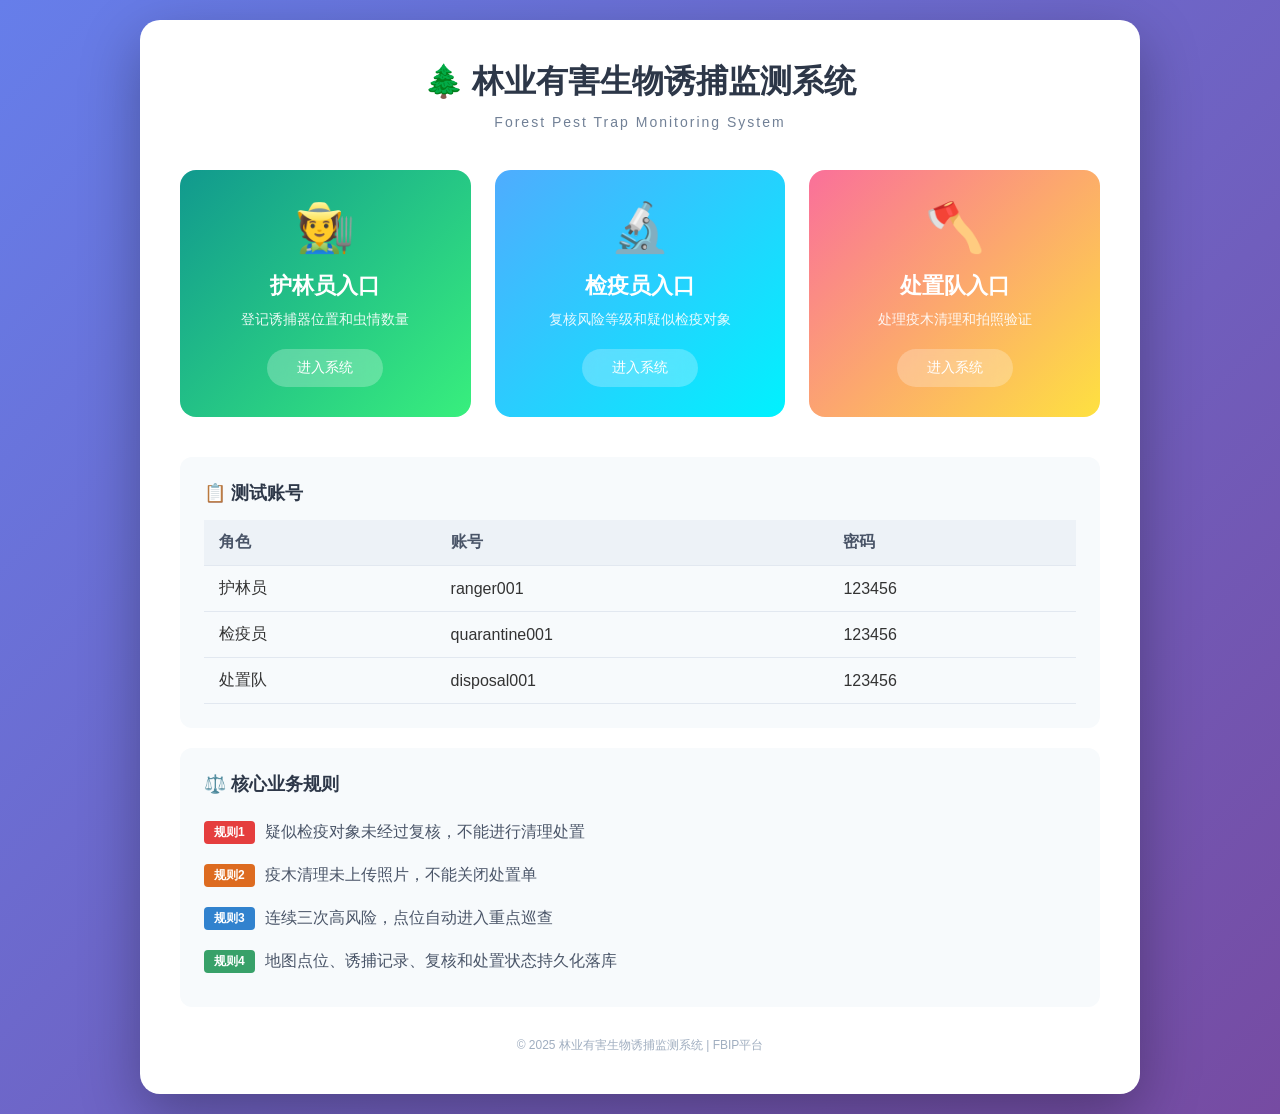
<file: src/main/resources/webapp/index.html>
<!DOCTYPE html>
<html lang="zh-CN">
<head>
    <meta charset="UTF-8">
    <meta name="viewport" content="width=device-width, initial-scale=1.0">
    <title>林业有害生物诱捕监测系统</title>
    <link rel="stylesheet" href="css/common.css">
</head>
<body class="portal-body">
    <div class="portal-container">
        <div class="portal-header">
            <h1>🌲 林业有害生物诱捕监测系统</h1>
            <p class="portal-subtitle">Forest Pest Trap Monitoring System</p>
        </div>

        <div class="portal-cards">
            <div class="portal-card ranger" onclick="location.href='ranger.html'">
                <div class="card-icon">🧑‍🌾</div>
                <div class="card-title">护林员入口</div>
                <div class="card-desc">登记诱捕器位置和虫情数量</div>
                <div class="card-btn">进入系统</div>
            </div>

            <div class="portal-card quarantine" onclick="location.href='quarantine.html'">
                <div class="card-icon">🔬</div>
                <div class="card-title">检疫员入口</div>
                <div class="card-desc">复核风险等级和疑似检疫对象</div>
                <div class="card-btn">进入系统</div>
            </div>

            <div class="portal-card disposal" onclick="location.href='disposal.html'">
                <div class="card-icon">🪓</div>
                <div class="card-title">处置队入口</div>
                <div class="card-desc">处理疫木清理和拍照验证</div>
                <div class="card-btn">进入系统</div>
            </div>
        </div>

        <div class="portal-info">
            <h3>📋 测试账号</h3>
            <table class="info-table">
                <tr><th>角色</th><th>账号</th><th>密码</th></tr>
                <tr><td>护林员</td><td>ranger001</td><td>123456</td></tr>
                <tr><td>检疫员</td><td>quarantine001</td><td>123456</td></tr>
                <tr><td>处置队</td><td>disposal001</td><td>123456</td></tr>
            </table>
        </div>

        <div class="portal-rules">
            <h3>⚖️ 核心业务规则</h3>
            <ul>
                <li><span class="rule-tag rule-1">规则1</span> 疑似检疫对象未经过复核，不能进行清理处置</li>
                <li><span class="rule-tag rule-2">规则2</span> 疫木清理未上传照片，不能关闭处置单</li>
                <li><span class="rule-tag rule-3">规则3</span> 连续三次高风险，点位自动进入重点巡查</li>
                <li><span class="rule-tag rule-4">规则4</span> 地图点位、诱捕记录、复核和处置状态持久化落库</li>
            </ul>
        </div>

        <div class="portal-footer">
            <p>© 2025 林业有害生物诱捕监测系统 | FBIP平台</p>
        </div>
    </div>
</body>
</html>
</file>
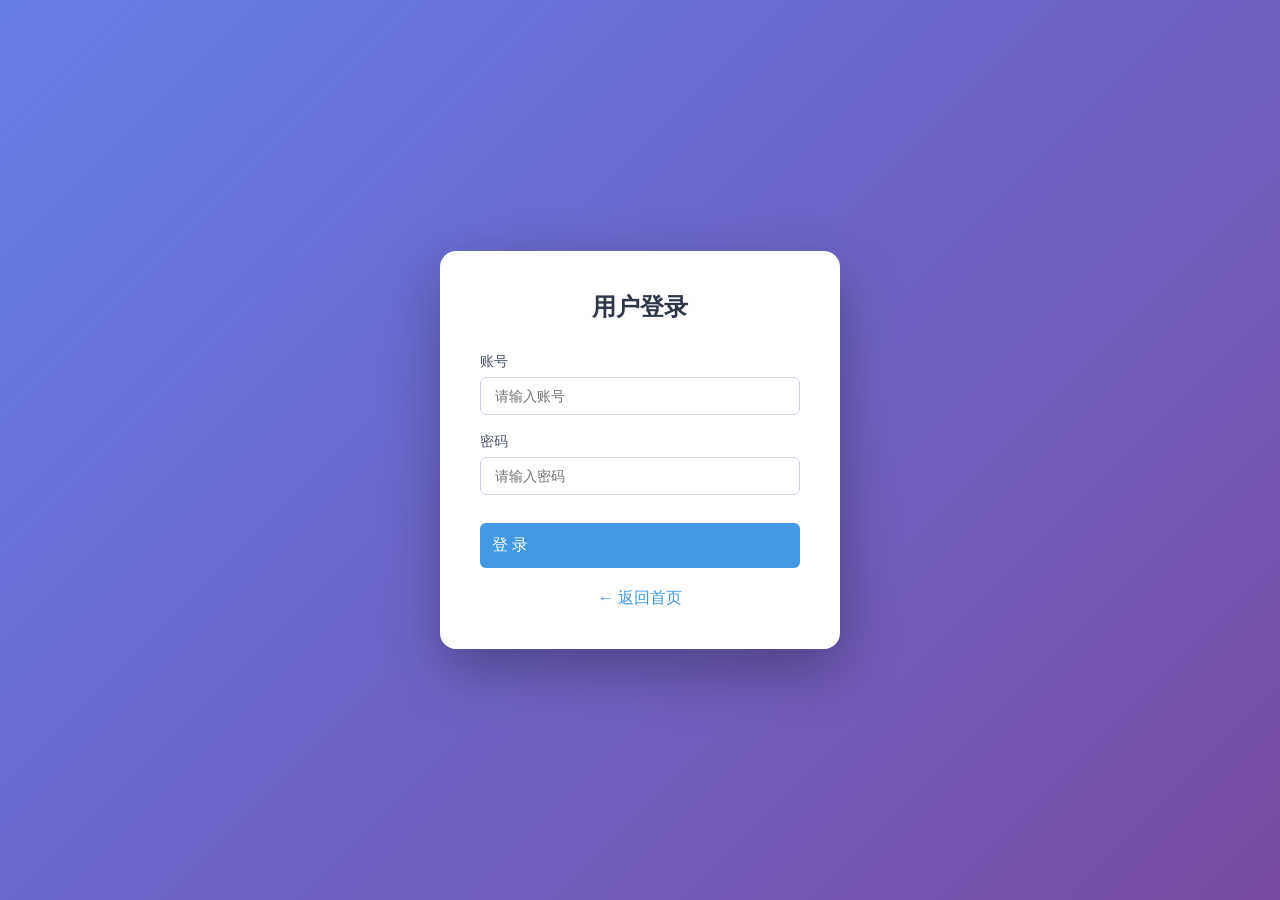
<file: src/main/resources/webapp/disposal.html>
<!DOCTYPE html>
<html lang="zh-CN">
<head>
    <meta charset="UTF-8">
    <title>处置队工作台 - 林业有害生物诱捕监测系统</title>
    <link rel="stylesheet" href="css/common.css">
</head>
<body>
    <div id="app" class="app-layout"></div>

    <script src="js/common.js"></script>
    <script>
        if (!requireLogin(3)) throw new Error('need login');
        const user = getUserInfo();

        let currentMenu = 'pending';
        let pendingList = [];
        let processingList = [];
        let completedList = [];

        function render() {
            document.getElementById('app').innerHTML = `
                ${renderSidebar(currentMenu)}
                <div class="app-main">
                    <div class="app-header">
                        <div class="page-title">${getPageTitle()}</div>
                        <div style="color:#718096;font-size:14px">
                            ${user.user_name} · ${user.role_name}
                        </div>
                    </div>
                    <div class="app-content" id="appContent"></div>
                </div>
            `;
            document.querySelectorAll('#sidebarMenu li').forEach(li => {
                li.onclick = () => {
                    currentMenu = li.dataset.key;
                    render();
                };
            });
            renderContent();
        }

        function getPageTitle() {
            const titles = {
                pending: '待处置任务列表',
                processing: '处置中任务',
                completed: '已完成任务'
            };
            return titles[currentMenu] || '';
        }

        async function renderContent() {
            const content = document.getElementById('appContent');
            if (currentMenu === 'pending') {
                await renderPendingPage(content);
            } else if (currentMenu === 'processing') {
                await renderProcessingPage(content);
            } else if (currentMenu === 'completed') {
                await renderCompletedPage(content);
            }
        }

        async function renderPendingPage(container) {
            const result = await apiGet(`${API_BASE}/record?action=list`, { status: 1 });
            const reviewedRecords = result.success ? (result.data || []) : [];
            const disResult = await apiGet(`${API_BASE}/disposal?action=list`);
            const allDisposals = disResult.success ? (disResult.data || []) : [];
            const handledRecordIds = new Set(allDisposals.map(d => d.pk_trap_record));

            pendingList = reviewedRecords.filter(r => !handledRecordIds.has(r.pk_trap_record));

            container.innerHTML = `
                <div class="alert alert-info">
                    📦 以下是已通过复核、可进行疫木清理处置的诱捕记录。疑似检疫对象需复核通过后方可处置。
                </div>

                <div class="page-section">
                    <div class="toolbar">
                        <div class="toolbar-left">
                            <span style="color:#718096">共 ${pendingList.length} 条待处置记录</span>
                        </div>
                        <div class="toolbar-left">
                            <label style="color:#718096;margin-right:10px">
                                <input type="checkbox" id="filterSuspect" onchange="filterPending()" style="margin-right:5px">
                                仅显示疑似检疫
                            </label>
                        </div>
                    </div>

                    <table class="data-table">
                        <thead>
                            <tr>
                                <th>登记日期</th>
                                <th>诱捕器</th>
                                <th>害虫种类</th>
                                <th>数量</th>
                                <th>疑似检疫</th>
                                <th>风险等级</th>
                                <th>位置</th>
                                <th>操作</th>
                            </tr>
                        </thead>
                        <tbody id="pendingTableBody">
                            ${renderPendingRows(pendingList)}
                        </tbody>
                    </table>
                </div>
            `;
        }

        function renderPendingRows(records) {
            if (records.length === 0) {
                return `<tr><td colspan="8" class="empty-state">
                    <div class="empty-state-icon">🎉</div>暂无待处置任务
                </td></tr>`;
            }
            return records.map(r => `
                <tr style="${r.is_suspect_quarantine == 1 ? 'background:#fff5f5' : ''}">
                    <td>${formatDate(r.record_date)}</td>
                    <td>${r.trap_code}</td>
                    <td>${r.insect_type}</td>
                    <td>${r.insect_count}</td>
                    <td>${getSuspectBadge(r.is_suspect_quarantine)}</td>
                    <td>${getRiskBadge(r.risk_level)}</td>
                    <td>${r.location_desc || '-'}</td>
                    <td>
                        <button class="btn btn-sm btn-default" onclick="viewRecord('${r.pk_trap_record}')">详情</button>
                        <button class="btn btn-sm btn-success" onclick="showCreateDisposalModal('${r.pk_trap_record}')">创建处置单</button>
                    </td>
                </tr>
            `).join('');
        }

        function filterPending() {
            const onlySuspect = document.getElementById('filterSuspect').checked;
            const filtered = onlySuspect ? pendingList.filter(r => r.is_suspect_quarantine == 1) : pendingList;
            document.getElementById('pendingTableBody').innerHTML = renderPendingRows(filtered);
        }

        async function renderProcessingPage(container) {
            const result = await apiGet(`${API_BASE}/disposal?action=list`, { status: 1 });
            processingList = result.success ? (result.data || []) : [];

            container.innerHTML = `
                <div class="alert alert-warning">
                    ⚙️ 正在处置中的任务，请在完成清理后上传照片并关闭处置单。
                </div>

                <div class="page-section">
                    <table class="data-table">
                        <thead>
                            <tr>
                                <th>创建日期</th>
                                <th>诱捕器</th>
                                <th>害虫种类</th>
                                <th>处置方式</th>
                                <th>清理株数</th>
                                <th>拍照</th>
                                <th>操作</th>
                            </tr>
                        </thead>
                        <tbody>
                            ${processingList.length === 0 ? `
                                <tr><td colspan="7" class="empty-state">
                                    <div class="empty-state-icon">📋</div>暂无处置中任务
                                </td></tr>
                            ` : processingList.map(d => `
                                <tr>
                                    <td>${formatDate(d.disposal_date)}</td>
                                    <td>${d.trap_code}</td>
                                    <td>${d.insect_type}</td>
                                    <td>${d.disposal_method || '-'}</td>
                                    <td>${d.tree_count || '-'}</td>
                                    <td>${d.has_photo == 1 ? '<span class="badge badge-success">已上传</span>' : '<span class="badge badge-pending">未上传</span>'}</td>
                                    <td>
                                        <button class="btn btn-sm btn-default" onclick="viewDisposal('${d.pk_forest_disposal}')">详情</button>
                                        <button class="btn btn-sm btn-primary" onclick="showUploadPhotoModal('${d.pk_forest_disposal}')">上传照片</button>
                                        <button class="btn btn-sm btn-success" onclick="closeDisposal('${d.pk_forest_disposal}', ${d.has_photo})">关闭</button>
                                    </td>
                                </tr>
                            `).join('')}
                        </tbody>
                    </table>
                </div>
            `;
        }

        async function renderCompletedPage(container) {
            const result = await apiGet(`${API_BASE}/disposal?action=list`, { status: 2 });
            completedList = result.success ? (result.data || []) : [];

            container.innerHTML = `
                <div class="stat-grid">
                    <div class="stat-card success"><div class="stat-value">${completedList.length}</div><div class="stat-label">已完成任务</div></div>
                    <div class="stat-card info"><div class="stat-value">${completedList.reduce((s, d) => s + (d.tree_count || 0), 0)}</div><div class="stat-label">累计清理株数</div></div>
                </div>

                <div class="page-section">
                    <table class="data-table">
                        <thead>
                            <tr>
                                <th>完成日期</th>
                                <th>诱捕器</th>
                                <th>害虫种类</th>
                                <th>处置方式</th>
                                <th>清理株数</th>
                                <th>面积(亩)</th>
                                <th>操作</th>
                            </tr>
                        </thead>
                        <tbody>
                            ${completedList.length === 0 ? `
                                <tr><td colspan="7" class="empty-state">
                                    <div class="empty-state-icon">✅</div>暂无已完成任务
                                </td></tr>
                            ` : completedList.map(d => `
                                <tr>
                                    <td>${formatDate(d.disposal_date)}</td>
                                    <td>${d.trap_code}</td>
                                    <td>${d.insect_type}</td>
                                    <td>${d.disposal_method || '-'}</td>
                                    <td>${d.tree_count || '-'}</td>
                                    <td>${d.disposal_area || '-'}</td>
                                    <td><button class="btn btn-sm btn-default" onclick="viewDisposal('${d.pk_forest_disposal}')">详情</button></td>
                                </tr>
                            `).join('')}
                        </tbody>
                    </table>
                </div>
            `;
        }

        async function viewRecord(pk) {
            const result = await apiGet(`${API_BASE}/record?action=query`, { pk });
            if (!result.success) return;
            const r = result.data;
            let html = `
                <div class="detail-row"><span class="detail-label">登记日期</span><span class="detail-value">${formatDate(r.record_date)}</span></div>
                <div class="detail-row"><span class="detail-label">诱捕器</span><span class="detail-value">${r.trap_code} - ${r.trap_name}</span></div>
                <div class="detail-row"><span class="detail-label">位置</span><span class="detail-value">${r.location_desc}</span></div>
                <div class="detail-row"><span class="detail-label">坐标</span><span class="detail-value">${r.longitude}, ${r.latitude}</span></div>
                <div class="detail-row"><span class="detail-label">害虫种类</span><span class="detail-value">${r.insect_type}</span></div>
                <div class="detail-row"><span class="detail-label">捕获数量</span><span class="detail-value">${r.insect_count} 只</span></div>
                <div class="detail-row"><span class="detail-label">疑似检疫</span><span class="detail-value">${getSuspectBadge(r.is_suspect_quarantine)}</span></div>
                <div class="detail-row"><span class="detail-label">风险等级</span><span class="detail-value">${getRiskBadge(r.risk_level)}</span></div>
            `;
            if (r.reviews && r.reviews.length > 0) {
                html += `<div style="margin-top:15px;padding-top:10px;border-top:1px solid #eee"><b>复核记录：</b></div>`;
                r.reviews.forEach(v => {
                    html += `
                        <div class="detail-row"><span class="detail-label">复核日期</span><span class="detail-value">${formatDate(v.review_date)}</span></div>
                        <div class="detail-row"><span class="detail-label">风险等级</span><span class="detail-value">${getRiskBadge(v.risk_level)}</span></div>
                        <div class="detail-row"><span class="detail-label">检疫对象</span><span class="detail-value">${v.is_quarantine == 1 ? '是' : '否'}</span></div>
                        <div class="detail-row"><span class="detail-label">允许清理</span><span class="detail-value">${v.is_allow_disposal == 1 ? '✅ 允许' : '❌ 不允许'}</span></div>
                    `;
                });
            }
            showModal('诱捕记录详情', html, (mask) => {
                showCreateDisposalModal(pk);
                return true;
            });
            const modal = document.querySelector('.modal-mask:last-child');
            if (modal) {
                const okBtn = modal.querySelector('.modal-ok');
                okBtn.textContent = '创建处置单';
                okBtn.className = 'btn btn-success';
            }
        }

        async function viewDisposal(pk) {
            const result = await apiGet(`${API_BASE}/disposal?action=query`, { pk });
            if (!result.success) return;
            const d = result.data;
            let html = `
                <div class="detail-row"><span class="detail-label">处置日期</span><span class="detail-value">${formatDate(d.disposal_date)}</span></div>
                <div class="detail-row"><span class="detail-label">诱捕器</span><span class="detail-value">${d.trap_code} - ${d.trap_name}</span></div>
                <div class="detail-row"><span class="detail-label">位置</span><span class="detail-value">${d.location_desc || '-'}</span></div>
                <div class="detail-row"><span class="detail-label">害虫种类</span><span class="detail-value">${d.insect_type}</span></div>
                <div class="detail-row"><span class="detail-label">处置类型</span><span class="detail-value">${d.disposal_type || '-'}</span></div>
                <div class="detail-row"><span class="detail-label">处置方式</span><span class="detail-value">${d.disposal_method || '-'}</span></div>
                <div class="detail-row"><span class="detail-label">清理株数</span><span class="detail-value">${d.tree_count || '-'} 株</span></div>
                <div class="detail-row"><span class="detail-label">处置面积</span><span class="detail-value">${d.disposal_area || '-'} 亩</span></div>
                <div class="detail-row"><span class="detail-label">拍照验证</span><span class="detail-value">${d.has_photo == 1 ? '✅ 已上传' : '❌ 未上传'}</span></div>
                <div class="detail-row"><span class="detail-label">处置状态</span><span class="detail-value">${getDisposalStatusBadge(d.disposal_status)}</span></div>
                ${d.disposal_remark ? `<div class="detail-row"><span class="detail-label">处置备注</span><span class="detail-value">${d.disposal_remark}</span></div>` : ''}
            `;
            if (d.photos && d.photos.length > 0) {
                html += `<div style="margin-top:15px;padding-top:10px;border-top:1px solid #eee"><b>已上传照片(${d.photos.length})：</b></div>`;
                d.photos.forEach(p => {
                    html += `
                        <div class="detail-row"><span class="detail-label">${p.photo_type || '照片'}</span><span class="detail-value">${p.photo_url}</span></div>
                        ${p.photo_remark ? `<div class="detail-row"><span class="detail-label">备注</span><span class="detail-value">${p.photo_remark}</span></div>` : ''}
                    `;
                });
            }
            showModal('处置单详情', html);
        }

        function showCreateDisposalModal(pkRecord) {
            const html = `
                <div class="form-row">
                    <div class="form-group">
                        <label class="form-label">处置日期</label>
                        <input class="form-input" id="f_disposalDate" type="date">
                    </div>
                    <div class="form-group">
                        <label class="form-label">处置类型</label>
                        <select class="form-select" id="f_disposalType">
                            <option value="">请选择</option>
                            <option value="疫木清理">疫木清理</option>
                            <option value="熏蒸处理">熏蒸处理</option>
                            <option value="药剂防治">药剂防治</option>
                            <option value="其他">其他</option>
                        </select>
                    </div>
                </div>
                <div class="form-row">
                    <div class="form-group">
                        <label class="form-label">处置方式</label>
                        <input class="form-input" id="f_disposalMethod" placeholder="如: 采伐烧毁、熏蒸处理等">
                    </div>
                    <div class="form-group">
                        <label class="form-label">清理株数(株)</label>
                        <input class="form-input" id="f_treeCount" type="number" min="0" placeholder="请输入">
                    </div>
                </div>
                <div class="form-group">
                    <label class="form-label">处置面积(亩)</label>
                    <input class="form-input" id="f_disposalArea" type="number" step="0.01" min="0" placeholder="请输入处置面积">
                </div>
                <div class="form-group">
                    <label class="form-label">处置备注</label>
                    <textarea class="form-textarea" id="f_disposalRemark" placeholder="请填写处置说明..."></textarea>
                </div>
                <div class="alert alert-warning" style="margin-top:10px">
                    ⚠️ 注意：清理完成后必须上传清理现场照片才能关闭处置单
                </div>
            `;
            showModal('创建疫木清理处置单', html, async (mask) => {
                const disposal_date = mask.querySelector('#f_disposalDate').value;
                const disposal_type = mask.querySelector('#f_disposalType').value;
                const disposal_method = mask.querySelector('#f_disposalMethod').value.trim();
                const tree_count = mask.querySelector('#f_treeCount').value;
                const disposal_area = mask.querySelector('#f_disposalArea').value;
                const disposal_remark = mask.querySelector('#f_disposalRemark').value.trim();

                const result = await apiPost(`${API_BASE}/disposal?action=create`, {
                    pk_trap_record: pkRecord,
                    disposal_date, disposal_type, disposal_method,
                    tree_count: tree_count ? parseInt(tree_count) : null,
                    disposal_area: disposal_area ? parseFloat(disposal_area) : null,
                    disposal_remark
                });
                if (result.success) {
                    showAlert(result.data && result.data.message ? result.data.message : '处置单创建成功', 'success');
                    currentMenu = 'processing';
                    render();
                } else {
                    showAlert(result.data || '创建失败', 'danger');
                    return false;
                }
            });
            document.getElementById('f_disposalDate').valueAsDate = new Date();
        }

        function showUploadPhotoModal(pkDisposal) {
            const fakeUrl = 'https://example.com/photo/' + Date.now() + '.jpg';
            const html = `
                <div class="form-group">
                    <label class="form-label">照片类型</label>
                    <select class="form-select" id="f_photoType">
                        <option value="清理前照片">清理前照片</option>
                        <option value="清理中照片">清理中照片</option>
                        <option value="清理后照片" selected>清理后照片</option>
                        <option value="现场照片">现场照片</option>
                    </select>
                </div>
                <div class="form-group">
                    <label class="form-label">照片URL</label>
                    <input class="form-input" id="f_photoUrl" value="${fakeUrl}" readonly>
                    <div class="tip-text">实际应用中此处为文件上传，此处使用模拟URL</div>
                </div>
                <div class="form-group">
                    <label class="form-label">照片说明</label>
                    <textarea class="form-textarea" id="f_photoRemark" placeholder="请填写照片说明..."></textarea>
                </div>
            `;
            showModal('上传清理照片', html, async (mask) => {
                const photo_type = mask.querySelector('#f_photoType').value;
                const photo_url = mask.querySelector('#f_photoUrl').value;
                const photo_remark = mask.querySelector('#f_photoRemark').value.trim();

                const result = await apiPost(`${API_BASE}/disposal?action=uploadPhoto`, {
                    pk_forest_disposal: pkDisposal,
                    photo_type, photo_url, photo_remark
                });
                if (result.success) {
                    showAlert('照片上传成功', 'success');
                    renderContent();
                } else {
                    showAlert(result.data || '上传失败', 'danger');
                    return false;
                }
            });
        }

        async function closeDisposal(pk, hasPhoto) {
            if (hasPhoto != 1) {
                showAlert('疫木清理未拍照，不能关闭处置单！请先上传清理照片。', 'danger');
                return;
            }
            if (!confirm('确定要关闭此处置单吗？关闭后将标记为已完成。')) return;

            const result = await apiPost(`${API_BASE}/disposal?action=close`, { pk });
            if (result.success) {
                showAlert('处置单已关闭', 'success');
                currentMenu = 'completed';
                render();
            } else {
                showAlert(result.data || '关闭失败', 'danger');
            }
        }

        render();
    </script>
</body>
</html>
</file>
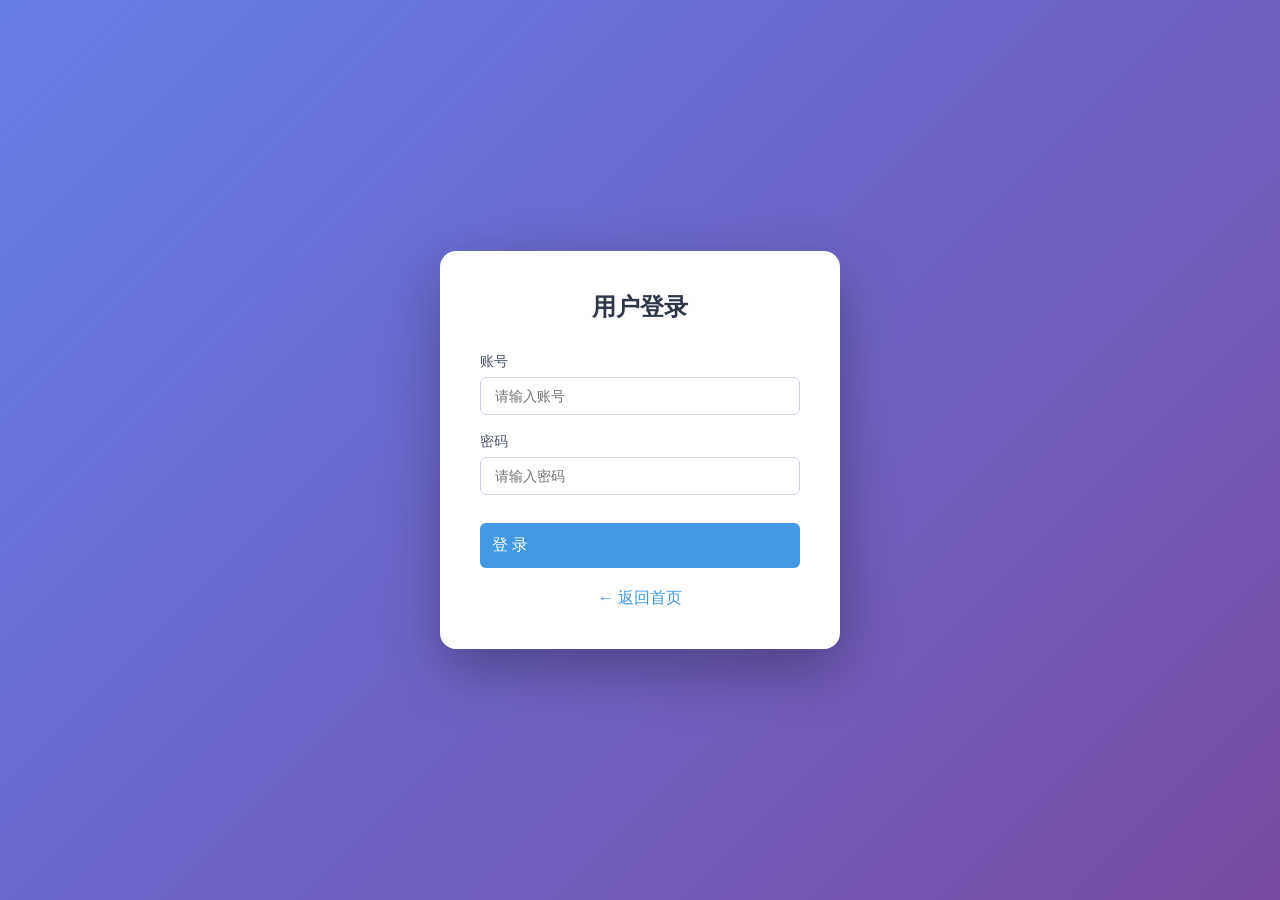
<file: src/main/resources/webapp/login.html>
<!DOCTYPE html>
<html lang="zh-CN">
<head>
    <meta charset="UTF-8">
    <title>登录 - 林业有害生物诱捕监测系统</title>
    <link rel="stylesheet" href="css/common.css">
</head>
<body>
    <div class="login-container">
        <div class="login-box">
            <h2 class="login-title" id="loginTitle">用户登录</h2>
            <div id="alertArea"></div>
            <div class="form-group">
                <label class="form-label">账号</label>
                <input class="form-input" id="userCode" placeholder="请输入账号">
            </div>
            <div class="form-group">
                <label class="form-label">密码</label>
                <input class="form-input" type="password" id="password" placeholder="请输入密码">
            </div>
            <button class="btn btn-primary login-btn" onclick="doLogin()">登 录</button>
            <div style="margin-top:20px;text-align:center">
                <a href="index.html" style="color:#4299e1;text-decoration:none">← 返回首页</a>
            </div>
        </div>
    </div>

    <script src="js/common.js"></script>
    <script>
        const urlParams = new URLSearchParams(window.location.search);
        const role = urlParams.get('role');

        const roleTitles = {
            'ranger': '护林员登录',
            'quarantine': '检疫员登录',
            'disposal': '处置队登录'
        };
        document.getElementById('loginTitle').textContent = roleTitles[role] || '用户登录';

        function showAlert(msg, type) {
            document.getElementById('alertArea').innerHTML =
                `<div class="alert alert-${type}">${msg}</div>`;
        }

        async function doLogin() {
            const userCode = document.getElementById('userCode').value.trim();
            const password = document.getElementById('password').value.trim();

            if (!userCode || !password) {
                showAlert('请输入账号和密码', 'danger');
                return;
            }

            const result = await apiPost(`${API_BASE}/user?action=login`, { userCode, password });
            if (result.success) {
                localStorage.setItem('forest_user', JSON.stringify(result.data));
                currentUser = result.data;

                const rolePages = { 1: 'ranger.html', 2: 'quarantine.html', 3: 'disposal.html' };
                const targetPage = rolePages[result.data.user_role] || 'index.html';
                window.location.href = targetPage;
            } else {
                showAlert(result.data || '登录失败', 'danger');
            }
        }

        document.getElementById('password').addEventListener('keypress', e => {
            if (e.key === 'Enter') doLogin();
        });
    </script>
</body>
</html>
</file>
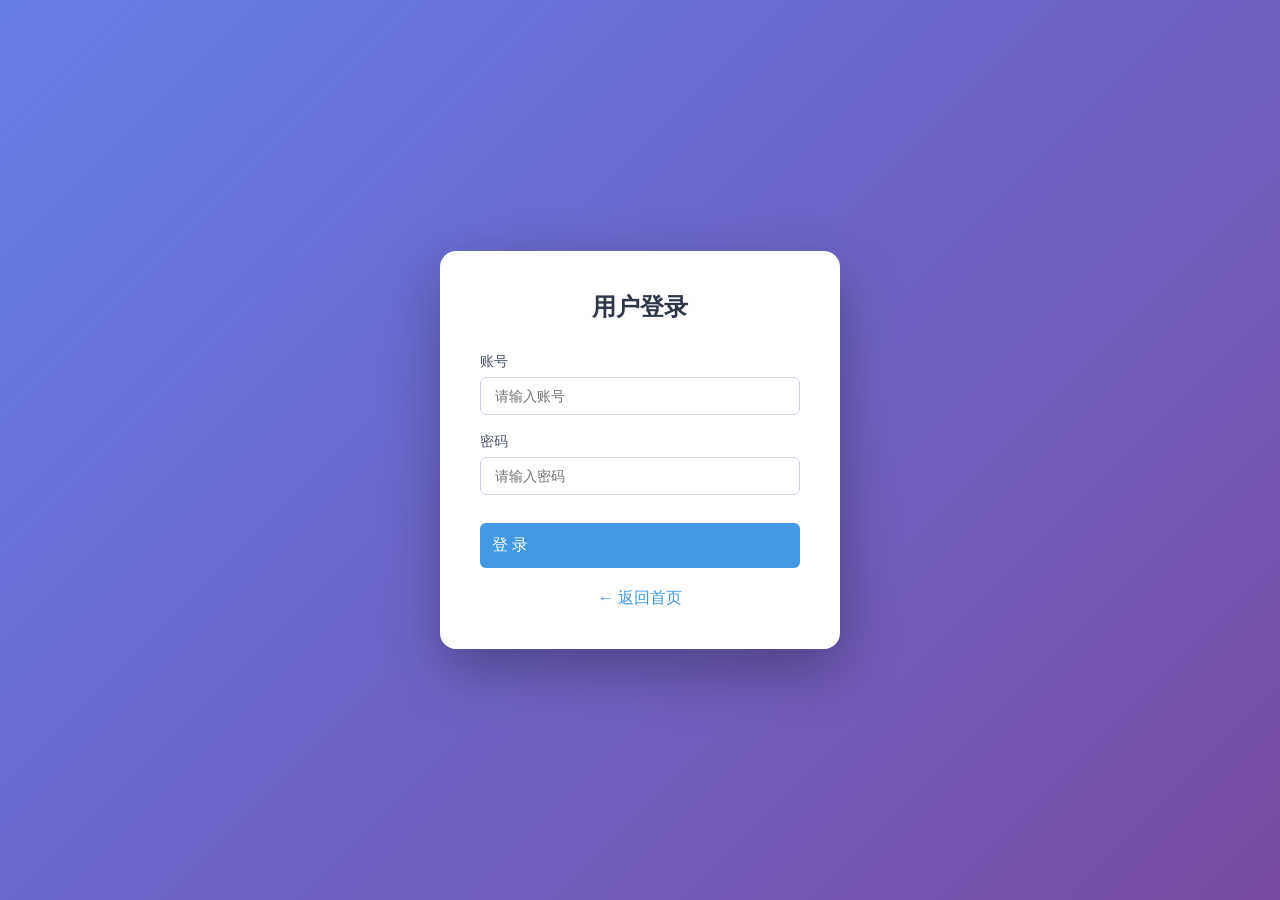
<file: src/main/resources/webapp/quarantine.html>
<!DOCTYPE html>
<html lang="zh-CN">
<head>
    <meta charset="UTF-8">
    <title>检疫员工作台 - 林业有害生物诱捕监测系统</title>
    <link rel="stylesheet" href="css/common.css">
</head>
<body>
    <div id="app" class="app-layout"></div>

    <script src="js/common.js"></script>
    <script>
        if (!requireLogin(2)) throw new Error('need login');
        const user = getUserInfo();

        let currentMenu = 'pending';
        let pendingList = [];
        let reviewedList = [];
        let keyPatrolList = [];

        function render() {
            document.getElementById('app').innerHTML = `
                ${renderSidebar(currentMenu)}
                <div class="app-main">
                    <div class="app-header">
                        <div class="page-title">${getPageTitle()}</div>
                        <div style="color:#718096;font-size:14px">
                            ${user.user_name} · ${user.role_name}
                        </div>
                    </div>
                    <div class="app-content" id="appContent"></div>
                </div>
            `;
            document.querySelectorAll('#sidebarMenu li').forEach(li => {
                li.onclick = () => {
                    currentMenu = li.dataset.key;
                    render();
                };
            });
            renderContent();
        }

        function getPageTitle() {
            const titles = {
                pending: '待复核诱捕记录',
                reviewed: '已复核记录列表',
                keyPatrol: '重点巡查点位管理'
            };
            return titles[currentMenu] || '';
        }

        async function renderContent() {
            const content = document.getElementById('appContent');
            if (currentMenu === 'pending') {
                await renderPendingPage(content);
            } else if (currentMenu === 'reviewed') {
                await renderReviewedPage(content);
            } else if (currentMenu === 'keyPatrol') {
                await renderKeyPatrolPage(content);
            }
        }

        async function renderPendingPage(container) {
            const result = await apiGet(`${API_BASE}/record?action=list`, { status: 0 });
            pendingList = result.success ? (result.data || []) : [];

            container.innerHTML = `
                <div class="stat-grid">
                    <div class="stat-card warning"><div class="stat-value">${pendingList.length}</div><div class="stat-label">待复核记录</div></div>
                    <div class="stat-card danger"><div class="stat-value">${pendingList.filter(r => r.is_suspect_quarantine == 1).length}</div><div class="stat-label">疑似检疫对象</div></div>
                </div>

                <div class="page-section">
                    <div class="alert alert-warning">
                        ⚠️ 请仔细复核每条诱捕记录，确认风险等级和是否为检疫对象。疑似检疫对象必须明确是否允许清理处置。
                    </div>

                    <div class="toolbar">
                        <div class="toolbar-left">
                            <label style="color:#718096">
                                <input type="checkbox" id="filterSuspect" onchange="filterPending()" style="margin-right:5px">
                                仅显示疑似检疫对象
                            </label>
                        </div>
                    </div>

                    <table class="data-table">
                        <thead>
                            <tr>
                                <th>登记日期</th>
                                <th>诱捕器</th>
                                <th>害虫种类</th>
                                <th>数量</th>
                                <th>疑似检疫</th>
                                <th>护林员</th>
                                <th>操作</th>
                            </tr>
                        </thead>
                        <tbody id="pendingTableBody">
                            ${renderPendingRows(pendingList)}
                        </tbody>
                    </table>
                </div>
            `;
        }

        function renderPendingRows(records) {
            if (records.length === 0) {
                return `<tr><td colspan="7" class="empty-state">
                    <div class="empty-state-icon">✅</div>暂无待复核记录
                </td></tr>`;
            }
            return records.map(r => `
                <tr style="${r.is_suspect_quarantine == 1 ? 'background:#fff5f5' : ''}">
                    <td>${formatDate(r.record_date)}</td>
                    <td>${r.trap_code}</td>
                    <td>${r.insect_type}</td>
                    <td>${r.insect_count}</td>
                    <td>${getSuspectBadge(r.is_suspect_quarantine)}</td>
                    <td>${r.ranger_name || '-'}</td>
                    <td>
                        <button class="btn btn-sm btn-default" onclick="viewRecord('${r.pk_trap_record}')">详情</button>
                        <button class="btn btn-sm btn-primary" onclick="showReviewModal('${r.pk_trap_record}')">复核</button>
                    </td>
                </tr>
            `).join('');
        }

        function filterPending() {
            const onlySuspect = document.getElementById('filterSuspect').checked;
            const filtered = onlySuspect ? pendingList.filter(r => r.is_suspect_quarantine == 1) : pendingList;
            document.getElementById('pendingTableBody').innerHTML = renderPendingRows(filtered);
        }

        async function renderReviewedPage(container) {
            const result = await apiGet(`${API_BASE}/review?action=list`);
            reviewedList = result.success ? (result.data || []) : [];

            container.innerHTML = `
                <div class="stat-grid">
                    <div class="stat-card"><div class="stat-value">${reviewedList.length}</div><div class="stat-label">总复核数</div></div>
                    <div class="stat-card danger"><div class="stat-value">${reviewedList.filter(r => r.risk_level == 3).length}</div><div class="stat-label">高风险</div></div>
                    <div class="stat-card warning"><div class="stat-value">${reviewedList.filter(r => r.risk_level == 2).length}</div><div class="stat-label">中风险</div></div>
                    <div class="stat-card success"><div class="stat-value">${reviewedList.filter(r => r.risk_level == 1).length}</div><div class="stat-label">低风险</div></div>
                </div>

                <div class="page-section">
                    <div class="toolbar">
                        <div class="toolbar-left">
                            <select class="filter-select" id="filterRisk" onchange="filterReviewed()">
                                <option value="">全部风险等级</option>
                                <option value="3">高风险</option>
                                <option value="2">中风险</option>
                                <option value="1">低风险</option>
                            </select>
                        </div>
                    </div>

                    <table class="data-table">
                        <thead>
                            <tr>
                                <th>复核日期</th>
                                <th>登记日期</th>
                                <th>诱捕器</th>
                                <th>害虫种类</th>
                                <th>风险等级</th>
                                <th>检疫对象</th>
                                <th>允许清理</th>
                                <th>操作</th>
                            </tr>
                        </thead>
                        <tbody id="reviewedTableBody">
                            ${renderReviewedRows(reviewedList)}
                        </tbody>
                    </table>
                </div>
            `;
        }

        function renderReviewedRows(records) {
            if (records.length === 0) {
                return `<tr><td colspan="8" class="empty-state">
                    <div class="empty-state-icon">📋</div>暂无复核记录
                </td></tr>`;
            }
            return records.map(r => `
                <tr>
                    <td>${formatDate(r.review_date)}</td>
                    <td>${formatDate(r.record_date)}</td>
                    <td>${r.trap_code}</td>
                    <td>${r.insect_type}</td>
                    <td>${getRiskBadge(r.risk_level)}</td>
                    <td>${r.is_quarantine == 1 ? '<span class="badge badge-danger">是</span>' : '<span class="badge badge-success">否</span>'}</td>
                    <td>${r.is_allow_disposal == 1 ? '<span class="badge badge-success">允许</span>' : '<span class="badge badge-pending">不允许</span>'}</td>
                    <td><button class="btn btn-sm btn-default" onclick="viewReview('${r.pk_forest_review}')">详情</button></td>
                </tr>
            `).join('');
        }

        function filterReviewed() {
            const risk = document.getElementById('filterRisk').value;
            const filtered = risk ? reviewedList.filter(r => r.risk_level == risk) : reviewedList;
            document.getElementById('reviewedTableBody').innerHTML = renderReviewedRows(filtered);
        }

        async function renderKeyPatrolPage(container) {
            const result = await apiGet(`${API_BASE}/trap?action=list`, { is_key_patrol: 1 });
            keyPatrolList = result.success ? (result.data || []) : [];

            container.innerHTML = `
                <div class="alert alert-info">
                    🌟 连续三次高风险的诱捕器点位会自动进入重点巡查。可手动管理重点巡查点位。
                </div>

                <div class="page-section">
                    <div class="toolbar">
                        <div class="toolbar-left">
                            <span style="color:#718096">共 ${keyPatrolList.length} 个重点巡查点位</span>
                        </div>
                    </div>

                    <table class="data-table">
                        <thead>
                            <tr>
                                <th>诱捕器编号</th>
                                <th>名称</th>
                                <th>位置</th>
                                <th>林种</th>
                                <th>护林员</th>
                                <th>重点巡查原因</th>
                                <th>操作</th>
                            </tr>
                        </thead>
                        <tbody>
                            ${keyPatrolList.length === 0 ? `
                                <tr><td colspan="7" class="empty-state">
                                    <div class="empty-state-icon">⭐</div>暂无重点巡查点位
                                </td></tr>
                            ` : keyPatrolList.map(t => `
                                <tr>
                                    <td>${t.trap_code}</td>
                                    <td>${t.trap_name || '-'}</td>
                                    <td>${t.location_desc || t.longitude + ', ' + t.latitude}</td>
                                    <td>${t.forest_type || '-'}</td>
                                    <td>${t.ranger_name || '-'}</td>
                                    <td style="color:#d69e2e">${t.key_patrol_reason || '自动标记'}</td>
                                    <td>
                                        <button class="btn btn-sm btn-default" onclick="cancelKeyPatrol('${t.pk_forest_trap}')">取消重点</button>
                                    </td>
                                </tr>
                            `).join('')}
                        </tbody>
                    </table>
                </div>
            `;
        }

        async function cancelKeyPatrol(pk) {
            if (!confirm('确定取消该点位的重点巡查标记吗？')) return;
            const result = await apiPost(`${API_BASE}/trap?action=update`, {
                pk_forest_trap: pk, is_key_patrol: 0, key_patrol_reason: null
            });
            if (result.success) {
                showAlert('已取消重点巡查标记', 'success');
                renderContent();
            } else {
                showAlert(result.data || '操作失败', 'danger');
            }
        }

        async function viewRecord(pk) {
            const result = await apiGet(`${API_BASE}/record?action=query`, { pk });
            if (!result.success) return;
            const r = result.data;
            let html = `
                <div class="detail-row"><span class="detail-label">登记日期</span><span class="detail-value">${formatDate(r.record_date)}</span></div>
                <div class="detail-row"><span class="detail-label">诱捕器</span><span class="detail-value">${r.trap_code} - ${r.trap_name}</span></div>
                <div class="detail-row"><span class="detail-label">位置</span><span class="detail-value">${r.location_desc}</span></div>
                <div class="detail-row"><span class="detail-label">害虫种类</span><span class="detail-value">${r.insect_type}</span></div>
                <div class="detail-row"><span class="detail-label">捕获数量</span><span class="detail-value">${r.insect_count} 只</span></div>
                <div class="detail-row"><span class="detail-label">疑似检疫</span><span class="detail-value">${getSuspectBadge(r.is_suspect_quarantine)}</span></div>
                ${r.suspect_remark ? `<div class="detail-row"><span class="detail-label">疑似说明</span><span class="detail-value" style="color:#e53e3e">${r.suspect_remark}</span></div>` : ''}
                <div class="detail-row"><span class="detail-label">护林员</span><span class="detail-value">${r.ranger_name || '-'}</span></div>
            `;
            showModal('诱捕记录详情', html, (mask) => {
                showReviewModal(pk);
                return true;
            });
            const modal = document.querySelector('.modal-mask:last-child');
            if (modal) {
                const okBtn = modal.querySelector('.modal-ok');
                okBtn.textContent = '立即复核';
                okBtn.className = 'btn btn-primary';
            }
        }

        async function viewReview(pk) {
            const result = await apiGet(`${API_BASE}/review?action=query`, { pk });
            if (!result.success) return;
            const r = result.data;
            const html = `
                <div class="detail-row"><span class="detail-label">复核日期</span><span class="detail-value">${formatDate(r.review_date)}</span></div>
                <div class="detail-row"><span class="detail-label">风险等级</span><span class="detail-value">${getRiskBadge(r.risk_level)}</span></div>
                <div class="detail-row"><span class="detail-label">确认检疫对象</span><span class="detail-value">${r.is_quarantine == 1 ? '是' : '否'}</span></div>
                <div class="detail-row"><span class="detail-label">允许清理处置</span><span class="detail-value">${r.is_allow_disposal == 1 ? '允许' : '不允许'}</span></div>
                ${r.review_remark ? `<div class="detail-row"><span class="detail-label">复核意见</span><span class="detail-value">${r.review_remark}</span></div>` : ''}
                <div class="detail-row"><span class="detail-label">检疫员</span><span class="detail-value">${r.quarantine_name || '-'}</span></div>
            `;
            showModal('复核记录详情', html);
        }

        function showReviewModal(pkRecord) {
            const html = `
                <div class="form-group">
                    <label class="form-label">风险等级 *</label>
                    <select class="form-select" id="f_riskLevel">
                        <option value="">请选择风险等级</option>
                        <option value="1">低风险</option>
                        <option value="2">中风险</option>
                        <option value="3">高风险</option>
                    </select>
                </div>
                <div class="form-group">
                    <label>
                        <input type="checkbox" id="f_isQuarantine" onchange="toggleAllowDisposal()">
                        <span style="margin-left:5px">确认是检疫对象</span>
                    </label>
                </div>
                <div class="form-group" id="allowDisposalGroup">
                    <label class="form-label">是否允许清理处置 *</label>
                    <select class="form-select" id="f_allowDisposal">
                        <option value="">请选择</option>
                        <option value="1">允许清理</option>
                        <option value="0">不允许清理</option>
                    </select>
                    <div class="tip-text">疑似/确认检疫对象必须明确是否允许清理处置</div>
                </div>
                <div class="form-group">
                    <label class="form-label">复核意见</label>
                    <textarea class="form-textarea" id="f_reviewRemark" placeholder="请填写复核意见..."></textarea>
                </div>
            `;
            showModal('复核诱捕记录', html, async (mask) => {
                const risk_level = parseInt(mask.querySelector('#f_riskLevel').value);
                const is_quarantine = mask.querySelector('#f_isQuarantine').checked ? 1 : 0;
                const isAllowSel = mask.querySelector('#f_allowDisposal');
                const is_allow_disposal = isAllowSel && isAllowSel.value ? parseInt(isAllowSel.value) : (is_quarantine == 1 ? -1 : 0);
                const review_remark = mask.querySelector('#f_reviewRemark').value.trim();

                if (!risk_level) {
                    showAlert('请选择风险等级', 'danger');
                    return false;
                }
                if (is_quarantine == 1 && (is_allow_disposal < 0)) {
                    showAlert('确认检疫对象时，必须选择是否允许清理处置', 'danger');
                    return false;
                }

                const result = await apiPost(`${API_BASE}/review?action=save`, {
                    pk_trap_record: pkRecord,
                    risk_level,
                    is_quarantine,
                    is_allow_disposal: is_quarantine == 1 ? is_allow_disposal : 0,
                    review_remark
                });
                if (result.success) {
                    showAlert('复核成功！' + (result.data && result.data.message ? result.data.message : ''), 'success');
                    renderContent();
                } else {
                    showAlert(result.data || '复核失败', 'danger');
                    return false;
                }
            });
            document.getElementById('allowDisposalGroup').style.display = 'none';
        }

        function toggleAllowDisposal() {
            const checked = document.getElementById('f_isQuarantine').checked;
            document.getElementById('allowDisposalGroup').style.display = checked ? 'block' : 'none';
        }

        render();
    </script>
</body>
</html>
</file>
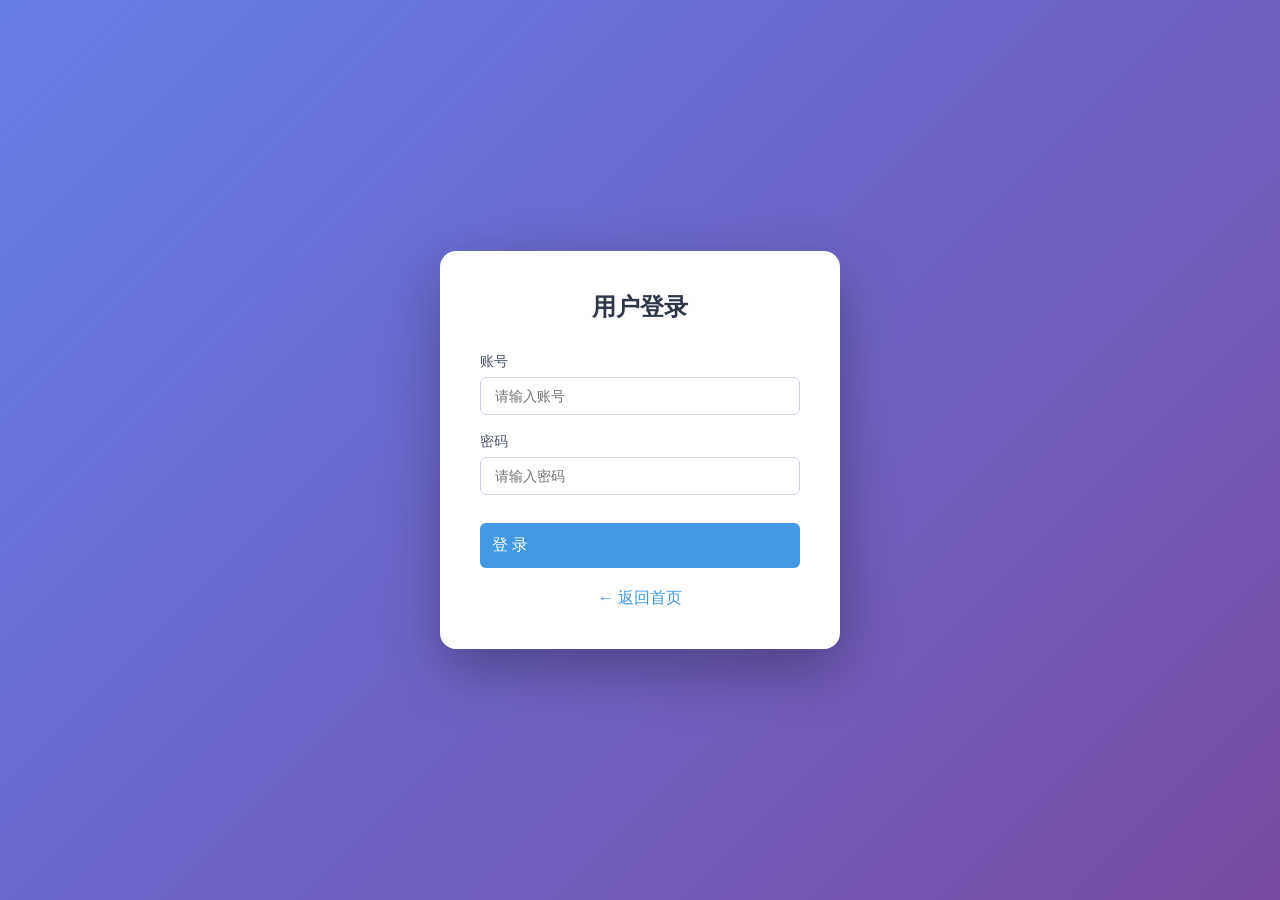
<file: src/main/resources/webapp/ranger.html>
<!DOCTYPE html>
<html lang="zh-CN">
<head>
    <meta charset="UTF-8">
    <title>护林员工作台 - 林业有害生物诱捕监测系统</title>
    <link rel="stylesheet" href="css/common.css">
</head>
<body>
    <div id="app" class="app-layout"></div>

    <script src="js/common.js"></script>
    <script>
        if (!requireLogin(1)) throw new Error('need login');
        const user = getUserInfo();

        let currentMenu = 'trap';
        let trapList = [];
        let recordList = [];

        function render() {
            document.getElementById('app').innerHTML = `
                ${renderSidebar(currentMenu)}
                <div class="app-main">
                    <div class="app-header">
                        <div class="page-title">${getPageTitle()}</div>
                        <div style="color:#718096;font-size:14px">
                            ${user.user_name} · ${user.role_name}
                        </div>
                    </div>
                    <div class="app-content" id="appContent"></div>
                </div>
            `;
            document.querySelectorAll('#sidebarMenu li').forEach(li => {
                li.onclick = () => {
                    currentMenu = li.dataset.key;
                    render();
                };
            });
            renderContent();
        }

        function getPageTitle() {
            const titles = {
                trap: '诱捕器点位管理',
                record: '虫情数量登记',
                recordList: '登记记录查询'
            };
            return titles[currentMenu] || '';
        }

        async function renderContent() {
            const content = document.getElementById('appContent');
            if (currentMenu === 'trap') {
                await renderTrapPage(content);
            } else if (currentMenu === 'record') {
                await renderRecordPage(content);
            } else if (currentMenu === 'recordList') {
                await renderRecordListPage(content);
            }
        }

        async function renderTrapPage(container) {
            const result = await apiGet(`${API_BASE}/trap?action=list`, { pk_ranger: user.pk_forest_user });
            trapList = result.success ? (result.data || []) : [];

            container.innerHTML = `
                <div class="page-section">
                    <div class="toolbar">
                        <div class="toolbar-left">
                            <span style="color:#718096">共 ${trapList.length} 个诱捕器点位</span>
                        </div>
                        <div class="toolbar-right">
                            <button class="btn btn-primary" onclick="showAddTrapModal()">+ 新增诱捕器</button>
                        </div>
                    </div>

                    <div class="map-placeholder" id="mapArea">
                        <div style="font-size:16px;margin-bottom:8px">🗺️ 诱捕器点位分布图</div>
                        <div style="font-size:12px;opacity:0.8">
                            <span style="color:#e53e3e">●</span> 常规点位
                            <span style="margin-left:15px;color:#d69e2e">●</span> 重点巡查
                        </div>
                    </div>

                    <div style="height:20px"></div>

                    <table class="data-table">
                        <thead>
                            <tr>
                                <th>诱捕器编号</th>
                                <th>名称</th>
                                <th>位置(经度,纬度)</th>
                                <th>位置描述</th>
                                <th>林种</th>
                                <th>类型</th>
                                <th>状态</th>
                                <th>操作</th>
                            </tr>
                        </thead>
                        <tbody>
                            ${trapList.length === 0 ? `
                                <tr><td colspan="8" class="empty-state">
                                    <div class="empty-state-icon">📍</div>
                                    暂无诱捕器点位，点击右上角新增
                                </td></tr>
                            ` : trapList.map(t => `
                                <tr>
                                    <td>${t.trap_code}</td>
                                    <td>${t.trap_name || '-'}</td>
                                    <td>${t.longitude}, ${t.latitude}</td>
                                    <td>${t.location_desc || '-'}</td>
                                    <td>${t.forest_type || '-'}</td>
                                    <td>${t.trap_type || '-'}</td>
                                    <td>${getKeyPatrolBadge(t.is_key_patrol)}</td>
                                    <td>
                                        <button class="btn btn-sm btn-default" onclick="viewTrap('${t.pk_forest_trap}')">查看</button>
                                    </td>
                                </tr>
                            `).join('')}
                        </tbody>
                    </table>
                </div>
            `;

            trapList.forEach(t => {
                const map = document.getElementById('mapArea');
                if (map) {
                    const x = ((t.longitude - 116.38) / 0.04) * 80 + 10;
                    const y = ((t.latitude - 39.89) / 0.04) * 80 + 10;
                    const marker = document.createElement('div');
                    marker.className = 'map-marker' + (t.is_key_patrol == 1 ? ' key-patrol' : '');
                    marker.style.left = x + '%';
                    marker.style.top = y + '%';
                    marker.innerHTML = `<span class="map-marker-label">${t.trap_code}</span>`;
                    marker.title = t.trap_name + ' (' + t.location_desc + ')';
                    map.appendChild(marker);
                }
            });
        }

        function showAddTrapModal() {
            const html = `
                <div class="form-row">
                    <div class="form-group">
                        <label class="form-label">诱捕器编号 *</label>
                        <input class="form-input" id="f_trapCode" placeholder="如: TRAP004">
                    </div>
                    <div class="form-group">
                        <label class="form-label">诱捕器名称</label>
                        <input class="form-input" id="f_trapName" placeholder="如: 东区3号诱捕器">
                    </div>
                </div>
                <div class="form-row">
                    <div class="form-group">
                        <label class="form-label">经度 *</label>
                        <input class="form-input" id="f_longitude" placeholder="如: 116.397" type="number" step="0.001">
                    </div>
                    <div class="form-group">
                        <label class="form-label">纬度 *</label>
                        <input class="form-input" id="f_latitude" placeholder="如: 39.908" type="number" step="0.001">
                    </div>
                </div>
                <div class="form-row">
                    <div class="form-group">
                        <label class="form-label">林种</label>
                        <select class="form-select" id="f_forestType">
                            <option value="">请选择</option>
                            <option value="松林">松林</option>
                            <option value="杉木林">杉木林</option>
                            <option value="混交林">混交林</option>
                            <option value="阔叶林">阔叶林</option>
                            <option value="其他">其他</option>
                        </select>
                    </div>
                    <div class="form-group">
                        <label class="form-label">诱捕类型</label>
                        <select class="form-select" id="f_trapType">
                            <option value="">请选择</option>
                            <option value="性诱剂">性诱剂</option>
                            <option value="灯诱">灯诱</option>
                            <option value="色板诱">色板诱</option>
                            <option value="食物诱">食物诱</option>
                        </select>
                    </div>
                </div>
                <div class="form-group">
                    <label class="form-label">位置描述</label>
                    <textarea class="form-textarea" id="f_locationDesc" placeholder="详细位置描述"></textarea>
                </div>
            `;
            showModal('新增诱捕器点位', html, async (mask) => {
                const trap_code = mask.querySelector('#f_trapCode').value.trim();
                const trap_name = mask.querySelector('#f_trapName').value.trim();
                const longitude = parseFloat(mask.querySelector('#f_longitude').value);
                const latitude = parseFloat(mask.querySelector('#f_latitude').value);
                const forest_type = mask.querySelector('#f_forestType').value;
                const trap_type = mask.querySelector('#f_trapType').value;
                const location_desc = mask.querySelector('#f_locationDesc').value.trim();

                if (!trap_code || !longitude || !latitude) {
                    showAlert('请填写必填项', 'danger');
                    return false;
                }

                const result = await apiPost(`${API_BASE}/trap?action=save`, {
                    trap_code, trap_name, longitude, latitude, forest_type, trap_type, location_desc
                });
                if (result.success) {
                    showAlert('新增成功', 'success');
                    renderContent();
                } else {
                    showAlert(result.data || '新增失败', 'danger');
                    return false;
                }
            });
        }

        async function viewTrap(pk) {
            const result = await apiGet(`${API_BASE}/trap?action=query`, { pk });
            if (!result.success) return;
            const t = result.data;
            const html = `
                <div class="detail-row"><span class="detail-label">诱捕器编号</span><span class="detail-value">${t.trap_code}</span></div>
                <div class="detail-row"><span class="detail-label">名称</span><span class="detail-value">${t.trap_name || '-'}</span></div>
                <div class="detail-row"><span class="detail-label">坐标</span><span class="detail-value">${t.longitude}, ${t.latitude}</span></div>
                <div class="detail-row"><span class="detail-label">位置描述</span><span class="detail-value">${t.location_desc || '-'}</span></div>
                <div class="detail-row"><span class="detail-label">林种</span><span class="detail-value">${t.forest_type || '-'}</span></div>
                <div class="detail-row"><span class="detail-label">诱捕类型</span><span class="detail-value">${t.trap_type || '-'}</span></div>
                <div class="detail-row"><span class="detail-label">状态</span><span class="detail-value">${getKeyPatrolBadge(t.is_key_patrol)}</span></div>
                ${t.key_patrol_reason ? `<div class="detail-row"><span class="detail-label">重点巡查原因</span><span class="detail-value" style="color:#e53e3e">${t.key_patrol_reason}</span></div>` : ''}
                <div class="detail-row"><span class="detail-label">负责护林员</span><span class="detail-value">${t.ranger_name || '-'}</span></div>
            `;
            showModal('诱捕器详情', html);
        }

        async function renderRecordPage(container) {
            const trapResult = await apiGet(`${API_BASE}/trap?action=list`, { pk_ranger: user.pk_forest_user });
            trapList = trapResult.success ? (trapResult.data || []) : [];

            container.innerHTML = `
                <div class="page-section">
                    <div class="alert alert-info">
                        💡 请选择诱捕器点位并填写本次的虫情登记信息
                    </div>

                    <div class="form-row">
                        <div class="form-group">
                            <label class="form-label">诱捕器点位 *</label>
                            <select class="form-select" id="f_pkTrap">
                                <option value="">请选择诱捕器</option>
                                ${trapList.map(t => `<option value="${t.pk_forest_trap}">${t.trap_code} - ${t.trap_name || t.location_desc}</option>`).join('')}
                            </select>
                        </div>
                        <div class="form-group">
                            <label class="form-label">登记日期</label>
                            <input class="form-input" id="f_recordDate" type="date">
                        </div>
                    </div>
                    <div class="form-row">
                        <div class="form-group">
                            <label class="form-label">害虫种类 *</label>
                            <input class="form-input" id="f_insectType" placeholder="如: 松墨天牛、美国白蛾等">
                        </div>
                        <div class="form-group">
                            <label class="form-label">虫情数量(只) *</label>
                            <input class="form-input" id="f_insectCount" type="number" min="0" placeholder="请输入捕获数量">
                        </div>
                    </div>
                    <div class="form-group">
                        <label>
                            <input type="checkbox" id="f_isSuspect" onchange="toggleSuspectRemark()">
                            <span style="margin-left:5px">疑似检疫对象</span>
                        </label>
                        <div class="tip-text">如发现疑似检疫性有害生物，请勾选并填写说明</div>
                    </div>
                    <div class="form-group" id="suspectRemarkGroup" style="display:none">
                        <label class="form-label">疑似情况说明</label>
                        <textarea class="form-textarea" id="f_suspectRemark" placeholder="请详细描述疑似特征..."></textarea>
                    </div>

                    <div style="margin-top:20px">
                        <button class="btn btn-primary" onclick="submitRecord()" style="padding:12px 40px;font-size:16px">
                            📝 提交登记
                        </button>
                    </div>
                </div>
            `;
            document.getElementById('f_recordDate').valueAsDate = new Date();
        }

        function toggleSuspectRemark() {
            const checked = document.getElementById('f_isSuspect').checked;
            document.getElementById('suspectRemarkGroup').style.display = checked ? 'block' : 'none';
        }

        async function submitRecord() {
            const pk_forest_trap = document.getElementById('f_pkTrap').value;
            const record_date = document.getElementById('f_recordDate').value;
            const insect_type = document.getElementById('f_insectType').value.trim();
            const insect_count = parseInt(document.getElementById('f_insectCount').value);
            const is_suspect_quarantine = document.getElementById('f_isSuspect').checked ? 1 : 0;
            const suspect_remark = document.getElementById('f_suspectRemark').value.trim();

            if (!pk_forest_trap || !insect_type || isNaN(insect_count)) {
                showAlert('请填写必填项', 'danger');
                return;
            }

            const result = await apiPost(`${API_BASE}/record?action=save`, {
                pk_forest_trap, record_date, insect_type, insect_count,
                is_suspect_quarantine, suspect_remark
            });
            if (result.success) {
                showAlert('登记成功！请等待检疫员复核', 'success');
                currentMenu = 'recordList';
                render();
            } else {
                showAlert(result.data || '登记失败', 'danger');
            }
        }

        async function renderRecordListPage(container) {
            const result = await apiGet(`${API_BASE}/record?action=list`);
            recordList = result.success ? (result.data || []) : [];

            container.innerHTML = `
                <div class="stat-grid">
                    <div class="stat-card"><div class="stat-value">${recordList.length}</div><div class="stat-label">总登记数</div></div>
                    <div class="stat-card warning"><div class="stat-value">${recordList.filter(r => r.record_status == 0).length}</div><div class="stat-label">待复核</div></div>
                    <div class="stat-card info"><div class="stat-value">${recordList.filter(r => r.record_status == 1).length}</div><div class="stat-label">已复核</div></div>
                    <div class="stat-card success"><div class="stat-value">${recordList.filter(r => r.record_status == 2).length}</div><div class="stat-label">已处置</div></div>
                </div>

                <div class="page-section">
                    <div class="toolbar">
                        <div class="toolbar-left">
                            <select class="filter-select" id="filterStatus" onchange="filterRecordList()">
                                <option value="">全部状态</option>
                                <option value="0">待复核</option>
                                <option value="1">已复核</option>
                                <option value="2">已处置</option>
                            </select>
                        </div>
                    </div>

                    <table class="data-table">
                        <thead>
                            <tr>
                                <th>登记日期</th>
                                <th>诱捕器</th>
                                <th>害虫种类</th>
                                <th>数量</th>
                                <th>疑似检疫</th>
                                <th>风险等级</th>
                                <th>状态</th>
                                <th>操作</th>
                            </tr>
                        </thead>
                        <tbody id="recordTableBody">
                            ${renderRecordRows(recordList)}
                        </tbody>
                    </table>
                </div>
            `;
        }

        function renderRecordRows(records) {
            if (records.length === 0) {
                return `<tr><td colspan="8" class="empty-state">
                    <div class="empty-state-icon">📋</div>暂无登记记录
                </td></tr>`;
            }
            return records.map(r => `
                <tr>
                    <td>${formatDate(r.record_date)}</td>
                    <td>${r.trap_code}</td>
                    <td>${r.insect_type}</td>
                    <td>${r.insect_count}</td>
                    <td>${getSuspectBadge(r.is_suspect_quarantine)}</td>
                    <td>${getRiskBadge(r.risk_level)}</td>
                    <td>${getStatusBadge(r.record_status)}</td>
                    <td><button class="btn btn-sm btn-default" onclick="viewRecord('${r.pk_trap_record}')">详情</button></td>
                </tr>
            `).join('');
        }

        async function filterRecordList() {
            const status = document.getElementById('filterStatus').value;
            const filtered = status ? recordList.filter(r => r.record_status == status) : recordList;
            document.getElementById('recordTableBody').innerHTML = renderRecordRows(filtered);
        }

        async function viewRecord(pk) {
            const result = await apiGet(`${API_BASE}/record?action=query`, { pk });
            if (!result.success) return;
            const r = result.data;
            let html = `
                <div class="detail-row"><span class="detail-label">登记日期</span><span class="detail-value">${formatDate(r.record_date)}</span></div>
                <div class="detail-row"><span class="detail-label">诱捕器</span><span class="detail-value">${r.trap_code} - ${r.trap_name}</span></div>
                <div class="detail-row"><span class="detail-label">位置</span><span class="detail-value">${r.location_desc}</span></div>
                <div class="detail-row"><span class="detail-label">害虫种类</span><span class="detail-value">${r.insect_type}</span></div>
                <div class="detail-row"><span class="detail-label">捕获数量</span><span class="detail-value">${r.insect_count} 只</span></div>
                <div class="detail-row"><span class="detail-label">疑似检疫</span><span class="detail-value">${getSuspectBadge(r.is_suspect_quarantine)}</span></div>
                ${r.suspect_remark ? `<div class="detail-row"><span class="detail-label">疑似说明</span><span class="detail-value">${r.suspect_remark}</span></div>` : ''}
                <div class="detail-row"><span class="detail-label">风险等级</span><span class="detail-value">${getRiskBadge(r.risk_level)}</span></div>
                <div class="detail-row"><span class="detail-label">状态</span><span class="detail-value">${getStatusBadge(r.record_status)}</span></div>
            `;
            if (r.reviews && r.reviews.length > 0) {
                html += `<div style="margin-top:15px;padding-top:10px;border-top:1px solid #eee"><b>复核记录：</b></div>`;
                r.reviews.forEach(v => {
                    html += `
                        <div class="detail-row"><span class="detail-label">复核日期</span><span class="detail-value">${formatDate(v.review_date)}</span></div>
                        <div class="detail-row"><span class="detail-label">风险等级</span><span class="detail-value">${getRiskBadge(v.risk_level)}</span></div>
                        <div class="detail-row"><span class="detail-label">检疫员</span><span class="detail-value">${v.quarantine_name || '-'}</span></div>
                        ${v.review_remark ? `<div class="detail-row"><span class="detail-label">复核意见</span><span class="detail-value">${v.review_remark}</span></div>` : ''}
                    `;
                });
            }
            if (r.disposals && r.disposals.length > 0) {
                html += `<div style="margin-top:15px;padding-top:10px;border-top:1px solid #eee"><b>处置记录：</b></div>`;
                r.disposals.forEach(d => {
                    html += `
                        <div class="detail-row"><span class="detail-label">处置日期</span><span class="detail-value">${formatDate(d.disposal_date)}</span></div>
                        <div class="detail-row"><span class="detail-label">处置方式</span><span class="detail-value">${d.disposal_method || '-'}</span></div>
                        <div class="detail-row"><span class="detail-label">处理数量</span><span class="detail-value">${d.tree_count || '-'} 株</span></div>
                        <div class="detail-row"><span class="detail-label">拍照</span><span class="detail-value">${d.has_photo == 1 ? '✅ 已上传' : '❌ 未上传'}</span></div>
                        <div class="detail-row"><span class="detail-label">状态</span><span class="detail-value">${getDisposalStatusBadge(d.disposal_status)}</span></div>
                    `;
                });
            }
            showModal('诱捕记录详情', html);
        }

        render();
    </script>
</body>
</html>
</file>
<file: src/main/resources/webapp/css/common.css>
* {
    margin: 0;
    padding: 0;
    box-sizing: border-box;
}

body {
    font-family: -apple-system, BlinkMacSystemFont, "Segoe UI", "PingFang SC", "Microsoft YaHei", sans-serif;
    background: linear-gradient(135deg, #667eea 0%, #764ba2 100%);
    min-height: 100vh;
    color: #333;
}

.portal-body {
    display: flex;
    justify-content: center;
    align-items: center;
    padding: 20px;
}

.portal-container {
    background: white;
    border-radius: 20px;
    padding: 40px;
    max-width: 1000px;
    width: 100%;
    box-shadow: 0 20px 60px rgba(0, 0, 0, 0.3);
}

.portal-header {
    text-align: center;
    margin-bottom: 40px;
}

.portal-header h1 {
    font-size: 32px;
    color: #2d3748;
    margin-bottom: 10px;
}

.portal-subtitle {
    color: #718096;
    font-size: 14px;
    letter-spacing: 2px;
}

.portal-cards {
    display: grid;
    grid-template-columns: repeat(auto-fit, minmax(260px, 1fr));
    gap: 24px;
    margin-bottom: 40px;
}

.portal-card {
    padding: 30px;
    border-radius: 16px;
    cursor: pointer;
    transition: all 0.3s ease;
    text-align: center;
    color: white;
}

.portal-card:hover {
    transform: translateY(-5px);
    box-shadow: 0 15px 40px rgba(0, 0, 0, 0.2);
}

.portal-card.ranger {
    background: linear-gradient(135deg, #11998e 0%, #38ef7d 100%);
}

.portal-card.quarantine {
    background: linear-gradient(135deg, #4facfe 0%, #00f2fe 100%);
}

.portal-card.disposal {
    background: linear-gradient(135deg, #fa709a 0%, #fee140 100%);
}

.card-icon {
    font-size: 48px;
    margin-bottom: 15px;
}

.card-title {
    font-size: 22px;
    font-weight: bold;
    margin-bottom: 10px;
}

.card-desc {
    font-size: 14px;
    opacity: 0.9;
    margin-bottom: 20px;
}

.card-btn {
    display: inline-block;
    padding: 10px 30px;
    background: rgba(255, 255, 255, 0.25);
    border-radius: 25px;
    font-size: 14px;
    font-weight: 500;
    backdrop-filter: blur(10px);
}

.portal-info, .portal-rules {
    background: #f7fafc;
    border-radius: 12px;
    padding: 24px;
    margin-bottom: 20px;
}

.portal-info h3, .portal-rules h3 {
    color: #2d3748;
    margin-bottom: 15px;
    font-size: 18px;
}

.info-table {
    width: 100%;
    border-collapse: collapse;
}

.info-table th, .info-table td {
    padding: 12px 15px;
    text-align: left;
    border-bottom: 1px solid #e2e8f0;
}

.info-table th {
    background: #edf2f7;
    color: #4a5568;
    font-weight: 600;
}

.portal-rules ul {
    list-style: none;
}

.portal-rules li {
    padding: 10px 0;
    color: #4a5568;
    display: flex;
    align-items: center;
    gap: 10px;
}

.rule-tag {
    display: inline-block;
    padding: 3px 10px;
    border-radius: 4px;
    color: white;
    font-size: 12px;
    font-weight: 600;
    flex-shrink: 0;
}

.rule-1 { background: #e53e3e; }
.rule-2 { background: #dd6b20; }
.rule-3 { background: #3182ce; }
.rule-4 { background: #38a169; }

.portal-footer {
    text-align: center;
    color: #a0aec0;
    font-size: 12px;
    margin-top: 30px;
}

.app-layout {
    display: flex;
    min-height: 100vh;
    background: #f5f7fa;
}

.app-sidebar {
    width: 240px;
    background: linear-gradient(180deg, #2d3748 0%, #1a202c 100%);
    color: white;
    padding: 20px 0;
    flex-shrink: 0;
}

.sidebar-header {
    padding: 0 20px 20px;
    border-bottom: 1px solid rgba(255, 255, 255, 0.1);
    margin-bottom: 10px;
}

.sidebar-title {
    font-size: 18px;
    font-weight: bold;
}

.sidebar-role {
    font-size: 12px;
    opacity: 0.7;
    margin-top: 5px;
}

.sidebar-menu {
    list-style: none;
    padding: 10px 0;
}

.sidebar-menu li {
    padding: 12px 20px;
    cursor: pointer;
    transition: all 0.2s;
    border-left: 3px solid transparent;
}

.sidebar-menu li:hover, .sidebar-menu li.active {
    background: rgba(255, 255, 255, 0.1);
    border-left-color: #4299e1;
}

.sidebar-user {
    position: absolute;
    bottom: 0;
    width: 240px;
    padding: 20px;
    border-top: 1px solid rgba(255, 255, 255, 0.1);
}

.user-name {
    font-weight: 500;
}

.user-logout {
    font-size: 12px;
    color: #fc8181;
    cursor: pointer;
    margin-top: 5px;
}

.app-main {
    flex: 1;
    display: flex;
    flex-direction: column;
    overflow: hidden;
}

.app-header {
    background: white;
    padding: 16px 30px;
    border-bottom: 1px solid #e2e8f0;
    display: flex;
    justify-content: space-between;
    align-items: center;
}

.page-title {
    font-size: 20px;
    font-weight: 600;
    color: #2d3748;
}

.app-content {
    flex: 1;
    padding: 25px;
    overflow-y: auto;
}

.page-section {
    background: white;
    border-radius: 10px;
    padding: 25px;
    margin-bottom: 20px;
    box-shadow: 0 2px 8px rgba(0, 0, 0, 0.05);
}

.section-title {
    font-size: 16px;
    font-weight: 600;
    color: #2d3748;
    margin-bottom: 20px;
    padding-bottom: 10px;
    border-bottom: 2px solid #e2e8f0;
}

.btn {
    padding: 8px 20px;
    border: none;
    border-radius: 6px;
    cursor: pointer;
    font-size: 14px;
    font-weight: 500;
    transition: all 0.2s;
    display: inline-flex;
    align-items: center;
    gap: 5px;
}

.btn-primary {
    background: #4299e1;
    color: white;
}

.btn-primary:hover {
    background: #3182ce;
}

.btn-success {
    background: #48bb78;
    color: white;
}

.btn-success:hover {
    background: #38a169;
}

.btn-warning {
    background: #ed8936;
    color: white;
}

.btn-warning:hover {
    background: #dd6b20;
}

.btn-danger {
    background: #f56565;
    color: white;
}

.btn-danger:hover {
    background: #e53e3e;
}

.btn-default {
    background: #e2e8f0;
    color: #4a5568;
}

.btn-default:hover {
    background: #cbd5e0;
}

.btn-sm {
    padding: 5px 12px;
    font-size: 12px;
}

.btn:disabled {
    opacity: 0.5;
    cursor: not-allowed;
}

.form-group {
    margin-bottom: 18px;
}

.form-label {
    display: block;
    font-size: 14px;
    font-weight: 500;
    color: #4a5568;
    margin-bottom: 6px;
}

.form-input, .form-select, .form-textarea {
    width: 100%;
    padding: 10px 14px;
    border: 1px solid #cbd5e0;
    border-radius: 6px;
    font-size: 14px;
    transition: all 0.2s;
    font-family: inherit;
}

.form-input:focus, .form-select:focus, .form-textarea:focus {
    outline: none;
    border-color: #4299e1;
    box-shadow: 0 0 0 3px rgba(66, 153, 225, 0.1);
}

.form-textarea {
    resize: vertical;
    min-height: 80px;
}

.form-row {
    display: grid;
    grid-template-columns: 1fr 1fr;
    gap: 16px;
}

.data-table {
    width: 100%;
    border-collapse: collapse;
    font-size: 14px;
}

.data-table th, .data-table td {
    padding: 12px 14px;
    text-align: left;
    border-bottom: 1px solid #e2e8f0;
}

.data-table th {
    background: #f7fafc;
    color: #4a5568;
    font-weight: 600;
    white-space: nowrap;
}

.data-table tr:hover td {
    background: #f7fafc;
}

.data-table td .btn + .btn {
    margin-left: 6px;
}

.badge {
    display: inline-block;
    padding: 3px 10px;
    border-radius: 12px;
    font-size: 12px;
    font-weight: 500;
}

.badge-pending { background: #fefcbf; color: #975a16; }
.badge-success { background: #c6f6d5; color: #276749; }
.badge-danger { background: #fed7d7; color: #9b2c2c; }
.badge-warning { background: #feebc8; color: #9c4221; }
.badge-info { background: #bee3f8; color: #2a4365; }
.badge-key { background: #feb2b2; color: #822727; font-weight: 600; }

.alert {
    padding: 12px 16px;
    border-radius: 6px;
    margin-bottom: 16px;
    font-size: 14px;
}

.alert-success {
    background: #c6f6d5;
    color: #276749;
    border: 1px solid #9ae6b4;
}

.alert-danger {
    background: #fed7d7;
    color: #9b2c2c;
    border: 1px solid #fc8181;
}

.alert-warning {
    background: #feebc8;
    color: #9c4221;
    border: 1px solid #fbd38d;
}

.alert-info {
    background: #bee3f8;
    color: #2a4365;
    border: 1px solid #90cdf4;
}

.toolbar {
    display: flex;
    justify-content: space-between;
    align-items: center;
    margin-bottom: 18px;
    flex-wrap: wrap;
    gap: 10px;
}

.toolbar-left, .toolbar-right {
    display: flex;
    gap: 10px;
    align-items: center;
    flex-wrap: wrap;
}

.filter-select {
    padding: 8px 12px;
    border: 1px solid #cbd5e0;
    border-radius: 6px;
    font-size: 14px;
}

.modal-mask {
    position: fixed;
    top: 0;
    left: 0;
    right: 0;
    bottom: 0;
    background: rgba(0, 0, 0, 0.5);
    display: flex;
    justify-content: center;
    align-items: center;
    z-index: 1000;
}

.modal-box {
    background: white;
    border-radius: 12px;
    padding: 30px;
    max-width: 600px;
    width: 90%;
    max-height: 85vh;
    overflow-y: auto;
}

.modal-header {
    display: flex;
    justify-content: space-between;
    align-items: center;
    margin-bottom: 20px;
    padding-bottom: 15px;
    border-bottom: 1px solid #e2e8f0;
}

.modal-title {
    font-size: 18px;
    font-weight: 600;
    color: #2d3748;
}

.modal-close {
    cursor: pointer;
    font-size: 20px;
    color: #a0aec0;
    background: none;
    border: none;
}

.modal-footer {
    display: flex;
    justify-content: flex-end;
    gap: 10px;
    margin-top: 20px;
    padding-top: 15px;
    border-top: 1px solid #e2e8f0;
}

.login-container {
    display: flex;
    justify-content: center;
    align-items: center;
    min-height: 100vh;
    background: linear-gradient(135deg, #667eea 0%, #764ba2 100%);
}

.login-box {
    background: white;
    padding: 40px;
    border-radius: 16px;
    box-shadow: 0 20px 60px rgba(0, 0, 0, 0.3);
    width: 400px;
    max-width: 90%;
}

.login-title {
    text-align: center;
    font-size: 24px;
    margin-bottom: 30px;
    color: #2d3748;
}

.login-btn {
    width: 100%;
    padding: 12px;
    font-size: 16px;
    margin-top: 10px;
}

.tip-text {
    color: #718096;
    font-size: 12px;
    margin-top: 5px;
}

.stat-grid {
    display: grid;
    grid-template-columns: repeat(auto-fit, minmax(200px, 1fr));
    gap: 16px;
    margin-bottom: 20px;
}

.stat-card {
    background: white;
    padding: 20px;
    border-radius: 10px;
    box-shadow: 0 2px 8px rgba(0, 0, 0, 0.05);
}

.stat-value {
    font-size: 28px;
    font-weight: bold;
    color: #2d3748;
}

.stat-label {
    font-size: 13px;
    color: #718096;
    margin-top: 5px;
}

.stat-card.danger .stat-value { color: #e53e3e; }
.stat-card.warning .stat-value { color: #dd6b20; }
.stat-card.success .stat-value { color: #38a169; }
.stat-card.info .stat-value { color: #3182ce; }

.detail-row {
    display: grid;
    grid-template-columns: 120px 1fr;
    padding: 8px 0;
    border-bottom: 1px solid #f0f0f0;
    font-size: 14px;
}

.detail-label {
    color: #718096;
}

.detail-value {
    color: #2d3748;
    font-weight: 500;
}

.tabs {
    display: flex;
    gap: 0;
    border-bottom: 2px solid #e2e8f0;
    margin-bottom: 20px;
}

.tab {
    padding: 10px 24px;
    cursor: pointer;
    color: #718096;
    font-weight: 500;
    border-bottom: 2px solid transparent;
    margin-bottom: -2px;
    transition: all 0.2s;
}

.tab:hover {
    color: #4299e1;
}

.tab.active {
    color: #4299e1;
    border-bottom-color: #4299e1;
}

.empty-state {
    text-align: center;
    padding: 50px 20px;
    color: #a0aec0;
}

.empty-state-icon {
    font-size: 48px;
    margin-bottom: 15px;
}

.map-placeholder {
    height: 300px;
    background: linear-gradient(135deg, #e6fffa 0%, #b2f5ea 100%);
    border-radius: 10px;
    display: flex;
    flex-direction: column;
    justify-content: center;
    align-items: center;
    color: #38b2ac;
    position: relative;
    overflow: hidden;
}

.map-marker {
    position: absolute;
    width: 20px;
    height: 20px;
    background: #e53e3e;
    border-radius: 50% 50% 50% 0;
    transform: rotate(-45deg);
    cursor: pointer;
    box-shadow: 0 2px 6px rgba(0, 0, 0, 0.3);
    transition: all 0.2s;
}

.map-marker:hover {
    transform: rotate(-45deg) scale(1.2);
}

.map-marker.key-patrol {
    background: #d69e2e;
    width: 24px;
    height: 24px;
}

.map-marker-label {
    position: absolute;
    background: rgba(0, 0, 0, 0.7);
    color: white;
    padding: 2px 8px;
    border-radius: 4px;
    font-size: 11px;
    white-space: nowrap;
    top: -28px;
    left: 50%;
    transform: translateX(-50%) rotate(45deg);
}
</file>
